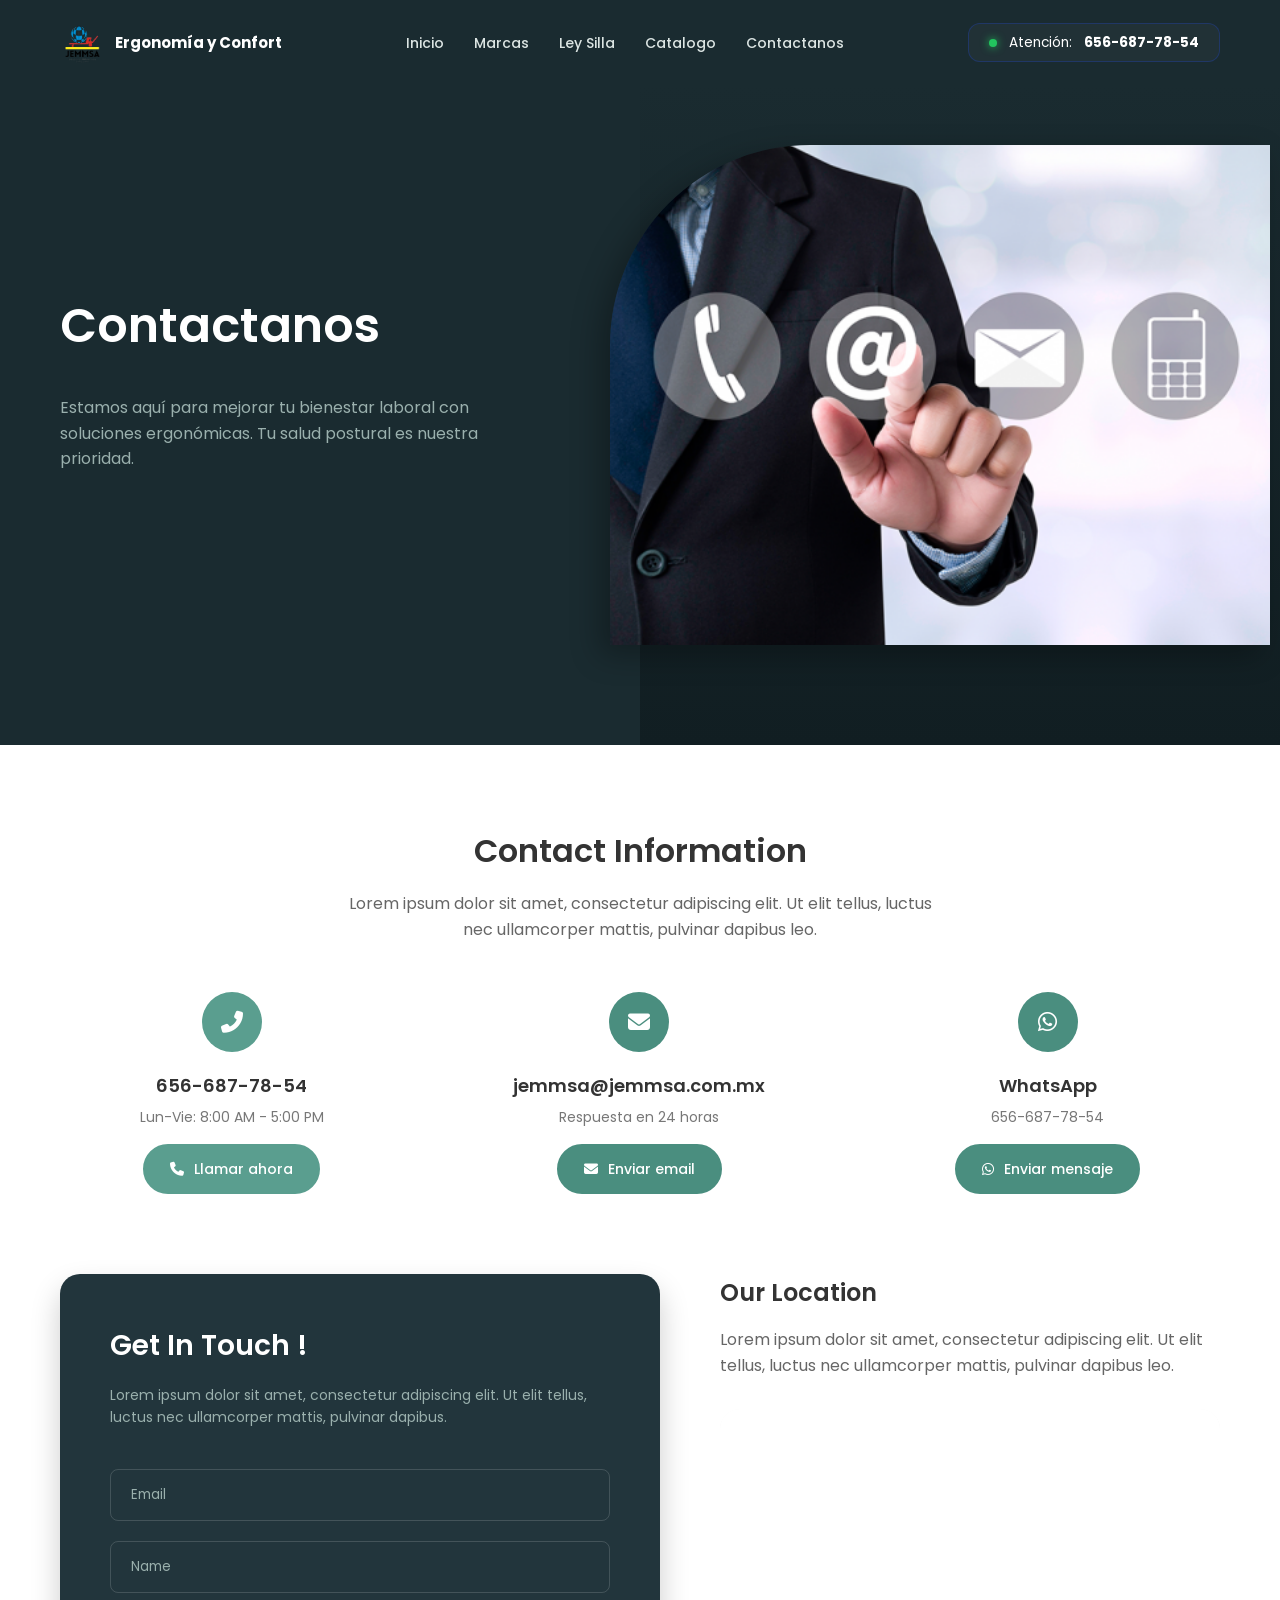
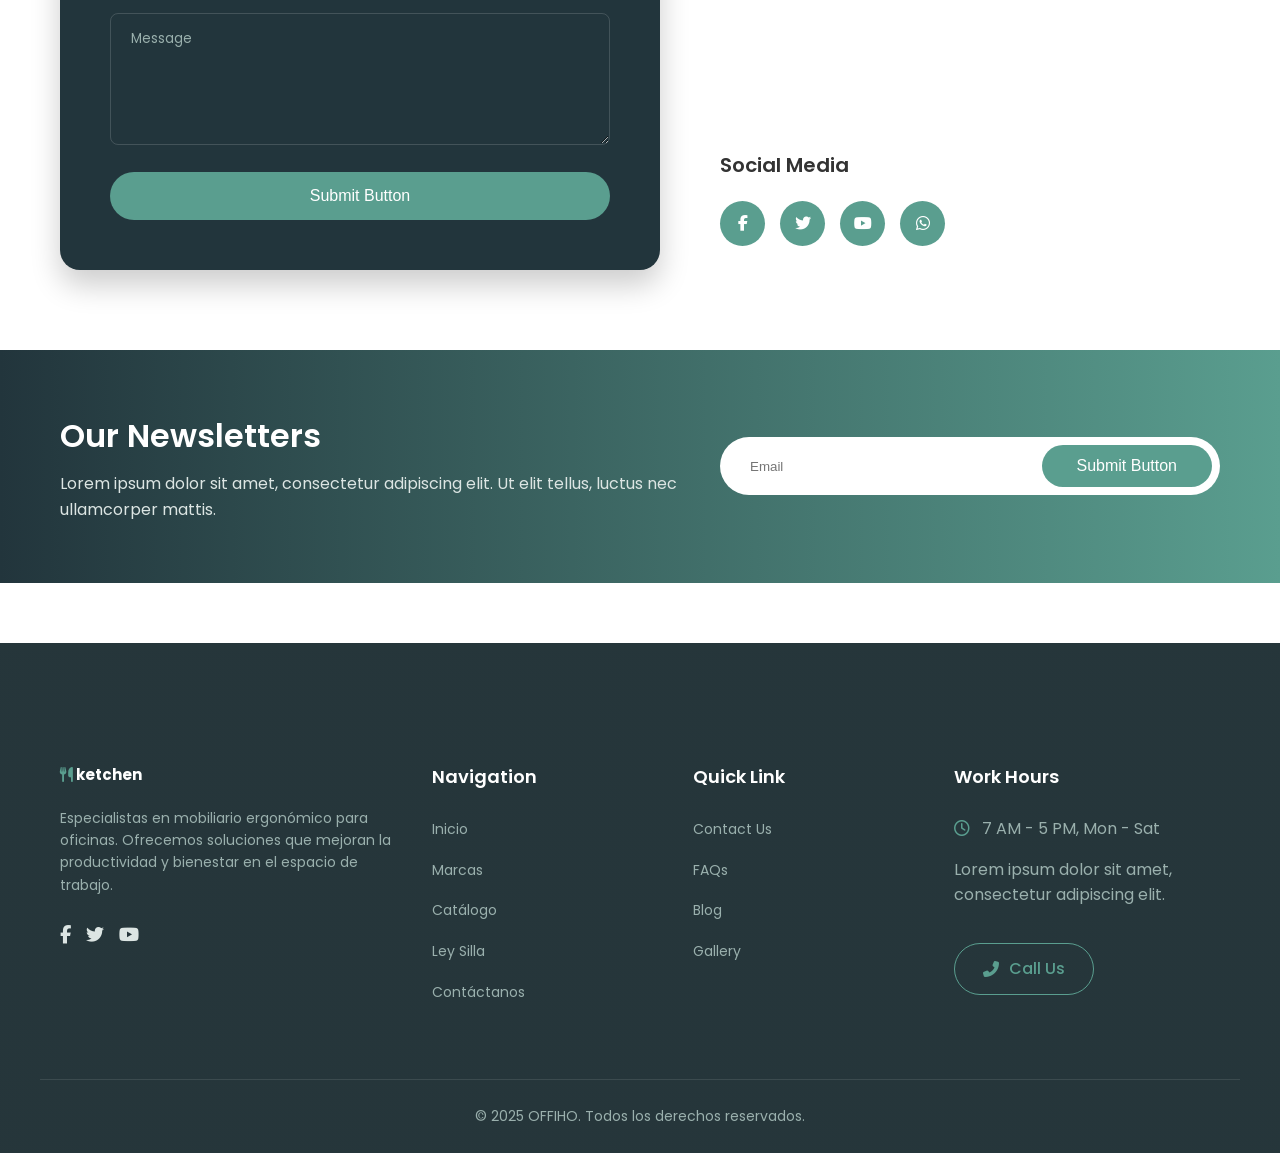
<file: contactanos.html>
<!DOCTYPE html>
<html lang="es">
<head>
    <meta charset="UTF-8">
    <meta name="viewport" content="width=device-width, initial-scale=1.0">
    <title>OFFIHO - Contacto</title>
    <link rel="stylesheet" href="https://cdnjs.cloudflare.com/ajax/libs/font-awesome/6.4.0/css/all.min.css">
    <link href="https://fonts.googleapis.com/css2?family=Poppins:wght@300;400;500;600;700&display=swap" rel="stylesheet">
    <link rel="stylesheet" href="css/styles.css">
    <link rel="stylesheet" href="css/contactanos.css">
</head>
<body>

    <header>
    <div class="container nav-container">
        <div class="logo">
            <!-- Reemplaza "logo.png" con la ruta de tu imagen -->
            <img src="Imagenes/Logo.png" alt="Ketchen Logo" class="logo-img">
            <span>Ergonomía y Confort</span>
        </div>
        <nav>
            <ul>
                <li><a href="index.html">Inicio</a></li>
                <li><a href="marcas.html">Marcas</a></li>
                <li><a href="ley-silla.html">Ley Silla</a></li>
                <li><a href="catalogo.html">Catalogo</a></li>
                <li><a href="contactanos.html">Contactanos</a></li>
            </ul>
        </nav>
       <a href="tel:6566877854" class="btn-phone-minimal">
            <div class="dot-live"></div>
            <span class="phone-label">Atención:</span>
            <span class="phone-number">656-687-78-54</span>
        </a>
    </div>
</header>

    <section class="hero">
        <div class="container hero-flex">
            <div class="hero-text">
                <h1>Contactanos</h1>
                <p><p>Estamos aquí para mejorar tu bienestar laboral con soluciones ergonómicas. Tu salud postural es nuestra prioridad.</p></p>
            </div>
            <div class="hero-image-container">
                <img src="Imagenes/conta_fondo.png" alt="Imagen de fondo de contacto">
            </div>
        </div>
    </section>

    <div class="main-content container">
        
                <section class="contact-info-bar">
    <h2>Contact Information</h2>
    <p class="section-subtitle">Lorem ipsum dolor sit amet, consectetur adipiscing elit. Ut elit tellus, luctus nec ullamcorper mattis, pulvinar dapibus leo.</p>
    
    <div class="info-grid">
        <!-- Teléfono -->
        <div class="info-item">
            <div class="icon-circle phone-icon">
                <i class="fas fa-phone-alt"></i>
            </div>
            <h3>656-687-78-54</h3>
            <p>Lun-Vie: 8:00 AM - 5:00 PM</p>
            <a href="tel:6566877854" class="contact-btn call-btn">
                <i class="fas fa-phone"></i> Llamar ahora
            </a>
        </div>
        
        <!-- Email -->
        <div class="info-item">
            <div class="icon-circle email-icon">
                <i class="fas fa-envelope"></i>
            </div>
            <h3>jemmsa@jemmsa.com.mx</h3>
            <p>Respuesta en 24 horas</p>
            <a href="mailto:jemmsa@jemmsa.com.mx" class="contact-btn email-btn">
                <i class="fas fa-envelope"></i> Enviar email
            </a>
        </div>
        
        <!-- WhatsApp -->
        <div class="info-item">
            <div class="icon-circle whatsapp-icon">
                <i class="fab fa-whatsapp"></i>
            </div>
            <h3>WhatsApp</h3>
            <p>656-687-78-54</p>
            <a href="https://wa.me/526566877854" target="_blank" class="contact-btn whatsapp-btn">
                <i class="fab fa-whatsapp"></i> Enviar mensaje
            </a>
        </div>
    </div>
</section>

        <section class="split-section">
            <div class="form-card">
                <h3>Get In Touch !</h3>
                <p>Lorem ipsum dolor sit amet, consectetur adipiscing elit. Ut elit tellus, luctus nec ullamcorper mattis, pulvinar dapibus.</p>
                
                <form>
                    <div class="form-group">
                        <input type="email" placeholder="Email">
                    </div>
                    <div class="form-group">
                        <input type="text" placeholder="Name">
                    </div>
                    <div class="form-group">
                        <textarea placeholder="Message" rows="5"></textarea>
                    </div>
                    <button type="submit" class="btn btn-submit">Submit Button</button>
                </form>
            </div>

            <div class="location-side">
    <h3>Our Location</h3>
    <p>Lorem ipsum dolor sit amet, consectetur adipiscing elit. Ut elit tellus, luctus nec ullamcorper mattis, pulvinar dapibus leo.</p>
    
    <div class="map-container">
        <div class="map-wrapper">
            <iframe 
                src="https://www.google.com/maps/embed?pb=!1m18!1m12!1m3!1d3396.324324505852!2d-106.41890222368134!3d31.660665574106588!2m3!1f0!2f0!3f0!3m2!1i1024!2i768!4f13.1!3m3!1m2!1s0x86e75da1aeb7f6b9%3A0xe1c1f1a3c77c31bf!2sC.%20J%C3%BApiter%201550%2C%20Sat%C3%A9lite%2C%2032540%20Ju%C3%A1rez%2C%20Chih.%2C%20M%C3%A9xico!5e0!3m2!1ses!2sus!4v1745178314524!5m2!1ses!2sus" 
                width="100%" 
                height="300" 
                style="border:0;" 
                allowfullscreen="" 
                loading="lazy" 
                referrerpolicy="no-referrer-when-downgrade">
            </iframe>
            <div class="map-info">
                <div class="location-details">
                    <h4>JEMMSA</h4>
                    <p>C. Júpiter 1550, Satélite, 32540 Juárez, Chih.</p>
                    <div class="rating">
                        <span class="stars">★★★★</span>
                        <span class="rating-text">4.4 ★ 9 opiniones</span>
                    </div>
                </div>
            </div>
        </div>
    </div>

    <div class="social-media">
        <h3>Social Media</h3>
        <div class="social-icons">
            <a href="#"><i class="fab fa-facebook-f"></i></a>
            <a href="#"><i class="fab fa-twitter"></i></a>
            <a href="#"><i class="fab fa-youtube"></i></a>
            <a href="#"><i class="fab fa-whatsapp"></i></a>
        </div>
    </div>
</div>
        </section>

    </div>

    <section class="newsletter-banner">
        <div class="container newsletter-flex">
            <div class="newsletter-text">
                <h2>Our Newsletters</h2>
                <p>Lorem ipsum dolor sit amet, consectetur adipiscing elit. Ut elit tellus, luctus nec ullamcorper mattis.</p>
            </div>
            <div class="newsletter-form">
                <input type="email" placeholder="Email">
                <button class="btn btn-submit">Submit Button</button>
            </div>
        </div>
    </section>

    <footer>
        <div class="footer-overlay">
            <div class="container footer-grid">
                <div class="footer-col">
                    <div class="logo footer-logo">
                        <span><i class="fas fa-utensils"></i> ketchen</span>
                    </div>
                    <p>Especialistas en mobiliario ergonómico para oficinas. 
                        Ofrecemos soluciones que mejoran la productividad y bienestar 
                        en el espacio de trabajo.</p>
                    <div class="footer-social">
                        <a href="#"><i class="fab fa-facebook-f"></i></a>
                        <a href="#"><i class="fab fa-twitter"></i></a>
                        <a href="#"><i class="fab fa-youtube"></i></a>
                    </div>
                </div>
                <div class="footer-col">
                    <h4>Navigation</h4>
                    <ul>
                        <li><a href="#">Inicio</a></li>
                        <li><a href="#">Marcas</a></li>
                        <li><a href="#">Catálogo</a></li>
                        <li><a href="#">Ley Silla</a></li>
                        <li><a href="#">Contáctanos</a></li>
                    </ul>
                </div>
                <div class="footer-col">
                    <h4>Quick Link</h4>
                    <ul>
                        <li><a href="#">Contact Us</a></li>
                        <li><a href="#">FAQs</a></li>
                        <li><a href="#">Blog</a></li>
                        <li><a href="#">Gallery</a></li>
                    </ul>
                </div>
                <div class="footer-col">
                    <h4>Work Hours</h4>
                    <ul>
                        <li><i class="far fa-clock"></i> 7 AM - 5 PM, Mon - Sat</li>
                        <li>Lorem ipsum dolor sit amet, consectetur adipiscing elit.</li>
                    </ul>
                    <a href="#" class="btn btn-call"><i class="fas fa-phone-alt"></i> Call Us</a>
                </div>
            </div>
            <div class="copyright">
                <p>© 2025 OFFIHO. Todos los derechos reservados.</p>
            </div>
        </div>
    </footer>

</body>
</html>
</file>
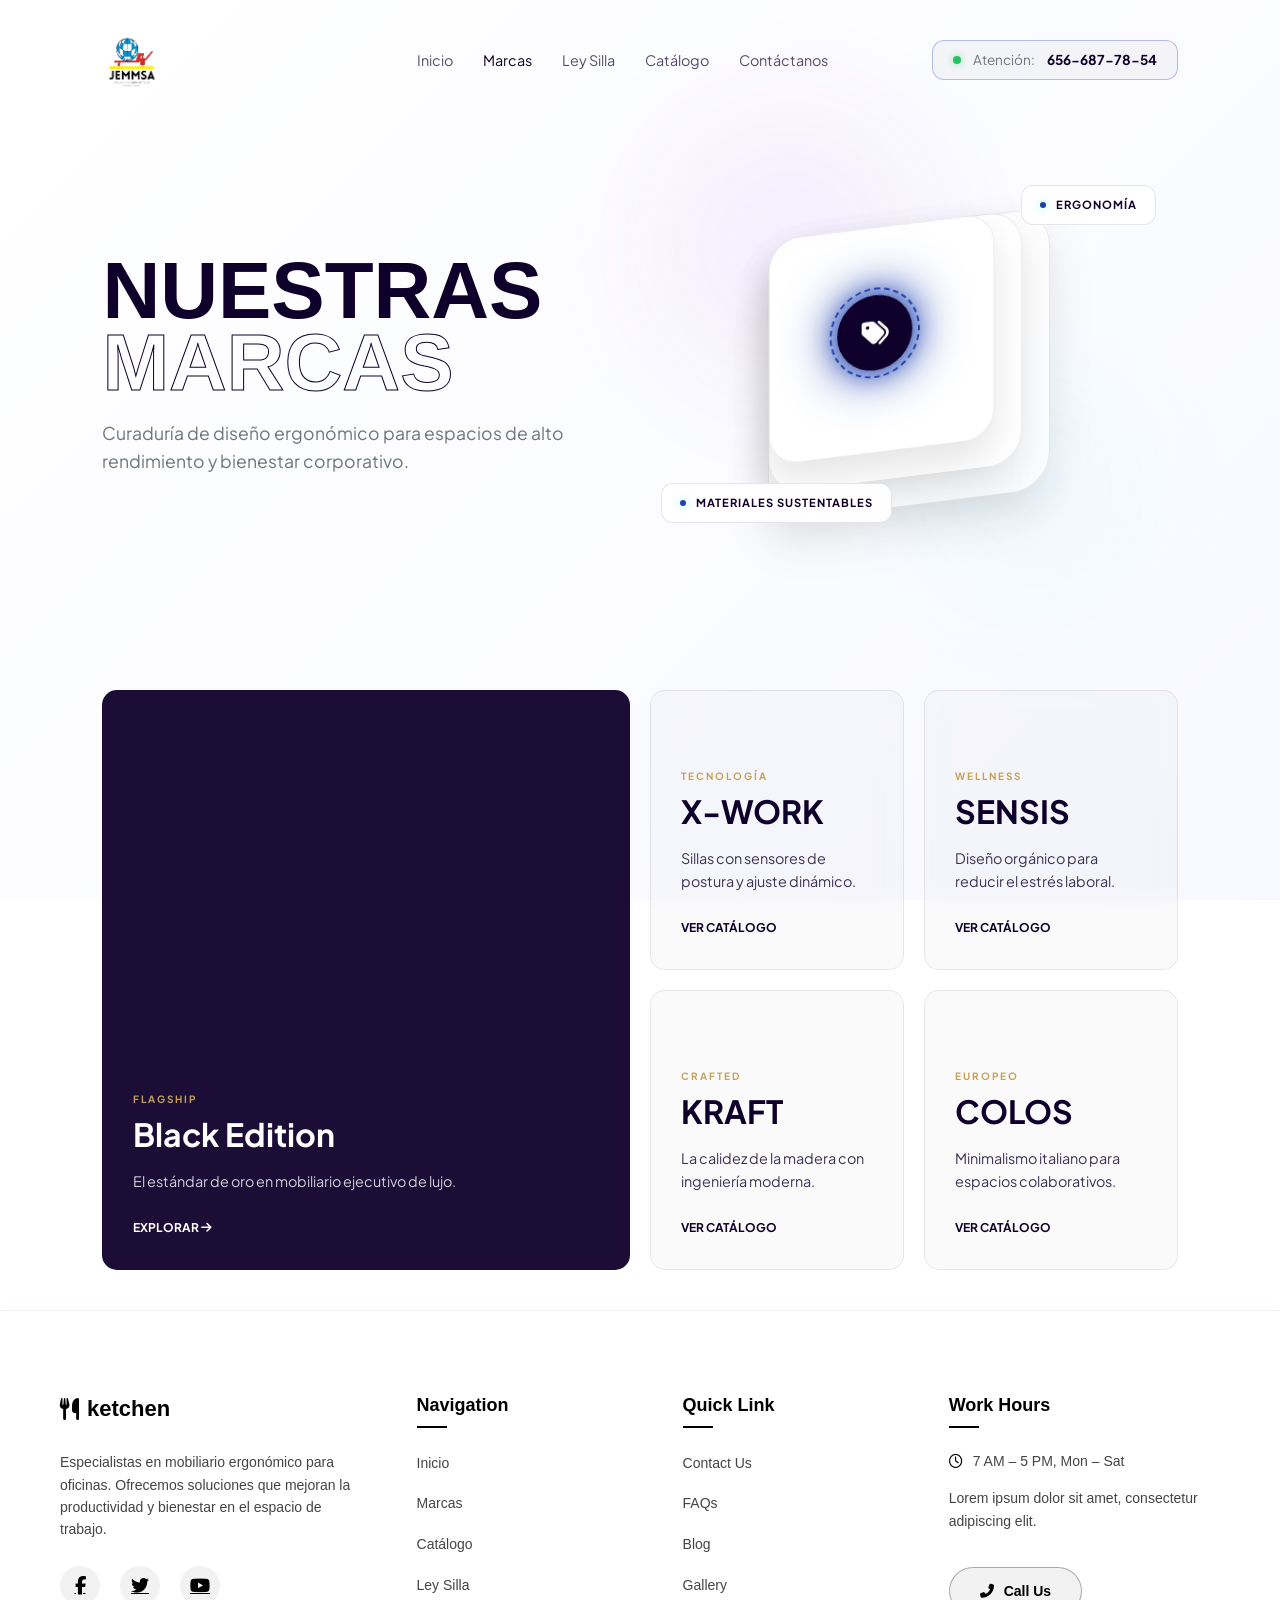
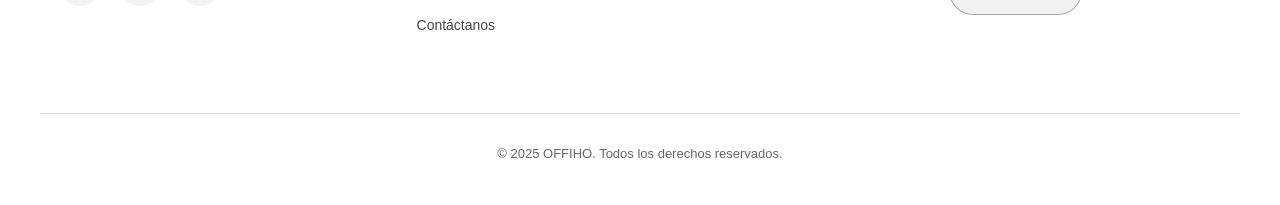
<file: marcas.html>
<!DOCTYPE html>
<html lang="es">
<head>
    <meta charset="UTF-8">
    <meta name="viewport" content="width=device-width, initial-scale=1.0">
    <title>Ergonomía y Confort | Marcas</title>
    <link rel="stylesheet" href="css/styles.css">
    <link rel="stylesheet" href="css/marcas.css">

    <link rel="stylesheet" href="css/footer.css">
    <link href="https://fonts.googleapis.com/css2?family=Plus+Jakarta+Sans:wght@300;400;600;800&display=swap" rel="stylesheet">
    <link rel="stylesheet" href="https://cdnjs.cloudflare.com/ajax/libs/font-awesome/6.4.0/css/all.min.css">
</head>
<body class="marcas">

    <!-- NAVBAR IDÉNTICO AL DE INDEX.HTML -->
    <nav class="navbar">
        <div class="logo">
            <a href="index.html">
                <img src="Imagenes/Logo.png" alt="Ergonomía y Confort - Logo" class="logo-img">
            </a>
        </div>
        <ul class="nav-links">
            <li><a href="index.html">Inicio</a></li>
            <li><a href="marcas.html" class="active">Marcas</a></li>
            <li><a href="ley-silla.html">Ley Silla</a></li>
            <li><a href="catalogo.html">Catálogo</a></li>
            <li><a href="contactanos.html">Contáctanos</a></li>
        </ul>
        <a href="tel:6566877854" class="btn-phone-minimal">
            <div class="dot-live"></div>
            <span class="phone-label">Atención:</span>
            <span class="phone-number">656-687-78-54</span>
        </a>
    </nav>

    <!-- CONTENIDO ESPECÍFICO DE LA PÁGINA MARCAS -->
    <main class="main-wrapper">
        <section class="hero-split">
            <div class="hero-text">
                <h1 class="reveal-text">Nuestras <span>Marcas</span></h1>
                <p class="hero-description">Curaduría de diseño ergonómico para espacios de alto rendimiento y bienestar corporativo.</p>
            </div>
            <div class="hero-visual">
                <div class="abstract-container">
                    <div class="glow-orb orb-1"></div>
                    <div class="glow-orb orb-2"></div>
                    
                    <div class="glass-sculpture">
                        <div class="glass-layer layer-1"></div>
                        <div class="glass-layer layer-2"></div>
                        <div class="glass-layer layer-3"></div>
                        
                        <div class="core-innovation">
                            <div class="core-ring"></div>
                            <i class="fas fa-tags"></i>
                        </div>
                    </div>

                    <div class="data-tag tag-top">
                        <span class="dot"></span>
                        <p>ERGONOMÍA</p>
                    </div>
                    <div class="data-tag tag-bottom">
                        <span class="dot"></span>
                        <p>MATERIALES SUSTENTABLES</p>
                    </div>
                </div>
            </div>
        </section>

        <section class="brands-showcase">
            <div class="creative-grid">
                
                <div class="brand-item wide" data-brand="black">
                    <div class="item-content">
                        <span class="tag">Flagship</span>
                        <h2>Black Edition</h2>
                        <p>El estándar de oro en mobiliario ejecutivo de lujo.</p>
                        <a href="#" class="btn-minimal">Explorar <i class="fas fa-arrow-right"></i></a>
                    </div>
                </div>

                <div class="brand-item" data-brand="xwork">
                    <div class="item-content">
                        <span class="tag new">Tecnología</span>
                        <h3>X-WORK</h3>
                        <p>Sillas con sensores de postura y ajuste dinámico.</p>
                        <a href="#" class="brand-link">Ver catálogo</a>
                    </div>
                </div>

                <div class="brand-item" data-brand="sensis">
                    <div class="item-content">
                        <span class="tag">Wellness</span>
                        <h3>SENSIS</h3>
                        <p>Diseño orgánico para reducir el estrés laboral.</p>
                        <a href="#" class="brand-link">Ver catálogo</a>
                    </div>
                </div>

                <div class="brand-item" data-brand="kraft">
                    <div class="item-content">
                        <span class="tag">Crafted</span>
                        <h3>KRAFT</h3>
                        <p>La calidez de la madera con ingeniería moderna.</p>
                        <a href="#" class="brand-link">Ver catálogo</a>
                    </div>
                </div>

                <div class="brand-item" data-brand="colos">
                    <div class="item-content">
                        <span class="tag">Europeo</span>
                        <h3>COLOS</h3>
                        <p>Minimalismo italiano para espacios colaborativos.</p>
                        <a href="#" class="brand-link">Ver catálogo</a>
                    </div>
                </div>

            </div>
        </section>
    </main> 
    
    <!-- Footer cargado dinámicamente -->
    <div id="footer-container"></div>

    <script src="js/components.js"></script>
    <script src="js/main.js"></script>
</body>
</html>
</file>
<file: css/styles.css>
/* ===== VARIABLES CSS ===== */
:root {
    /* Colores principales */
    --primary-color: #2c3e50;
    --secondary-color: #e74c3c;
    --accent-color: #3498db;
    
    /* Tema claro por defecto */
    --bg-color: #ffffff;
    --bg-light: #f8f9fa;
    --bg-dark: #1a1a1a;
    --text-color: #333333;
    --text-light: #666666;
    --border-color: #e0e0e0;
    
    /* Sombras y bordes */
    --shadow: 0 2px 10px rgba(0, 0, 0, 0.1);
    --radius: 8px;
    --transition: all 0.3s ease;
}

/* Modo oscuro */
body.dark-mode {
    --bg-color: #1a252f;
    --bg-light: #2c3e50;
    --bg-dark: #0d1117;
    --text-color: #ecf0f1;
    --text-light: #bdc3c7;
    --border-color: #34495e;
    
    /* Mantener colores principales */
    --primary-color: #3498db;
    --secondary-color: #e74c3c;
    --accent-color: #1abc9c;
}

/* ===== ESTILOS BASE ===== */
* {
    margin: 0;
    padding: 0;
    box-sizing: border-box;
}

body {
    font-family: 'Segoe UI', Tahoma, Geneva, Verdana, sans-serif;
    line-height: 1.6;
    color: var(--text-color);
    background-color: var(--bg-color);
    transition: var(--transition);
    display: flex;
    flex-direction: column;
    min-height: 100vh;
}

.container {
    max-width: 100%;
    margin: 0 auto;
    padding: 0 20px;
}

/* ===== CLASES DE TRANSICIÓN PARA TEMA ===== */
.theme-transition,
.theme-transition *,
.theme-transition *:before,
.theme-transition *:after {
    transition: background-color 0.3s ease, 
                border-color 0.3s ease, 
                color 0.3s ease,
                box-shadow 0.3s ease;
}

/* ===== ESTILOS ADICIONALES PARA JS ===== */

/* Notificaciones */
.notification {
    position: fixed;
    top: 20px;
    right: 20px;
    background: white;
    border-radius: var(--radius);
    box-shadow: 0 5px 20px rgba(0, 0, 0, 0.15);
    padding: 15px 20px;
    min-width: 300px;
    max-width: 400px;
    transform: translateX(400px);
    transition: transform 0.3s ease;
    z-index: 9999;
    display: flex;
    align-items: center;
    justify-content: space-between;
    border-left: 4px solid var(--primary-color);
}

.notification.show {
    transform: translateX(0);
}

.notification-success {
    border-left-color: #28a745;
}

.notification-error {
    border-left-color: #dc3545;
}

.notification-content {
    display: flex;
    align-items: center;
    gap: 10px;
    flex: 1;
}

.notification-content i {
    font-size: 20px;
}

.notification-success .notification-content i {
    color: #28a745;
}

.notification-error .notification-content i {
    color: #dc3545;
}

.notification-close {
    background: none;
    border: none;
    color: var(--text-light);
    cursor: pointer;
    padding: 5px;
    font-size: 14px;
    transition: color 0.3s ease;
}

.notification-close:hover {
    color: var(--text-color);
}

/* Overlay de búsqueda */
.search-overlay {
    position: fixed;
    top: 0;
    left: 0;
    right: 0;
    bottom: 0;
    background-color: rgba(0, 0, 0, 0.8);
    z-index: 9998;
    display: flex;
    align-items: flex-start;
    justify-content: center;
    opacity: 0;
    visibility: hidden;
    transition: all 0.3s ease;
    padding-top: 100px;
}

.search-overlay.active {
    opacity: 1;
    visibility: visible;
}

.search-container {
    background: white;
    border-radius: var(--radius);
    width: 90%;
    max-width: 600px;
    padding: 30px;
    position: relative;
    transform: translateY(-20px);
    transition: transform 0.3s ease;
}

.search-overlay.active .search-container {
    transform: translateY(0);
}

.search-close {
    position: absolute;
    top: 15px;
    right: 15px;
    background: none;
    border: none;
    font-size: 24px;
    color: var(--text-light);
    cursor: pointer;
    padding: 5px;
    transition: color 0.3s ease;
}

.search-close:hover {
    color: var(--text-color);
}

.search-content h3 {
    margin-bottom: 20px;
    color: var(--primary-color);
    text-align: center;
}

.search-input-group {
    display: flex;
    margin-bottom: 20px;
}

.search-input {
    flex: 1;
    padding: 15px;
    border: 2px solid var(--border-color);
    border-radius: var(--radius) 0 0 var(--radius);
    font-size: 16px;
    transition: border-color 0.3s ease;
}

.search-input:focus {
    outline: none;
    border-color: var(--primary-color);
}

.search-submit {
    background-color: var(--primary-color);
    color: white;
    border: none;
    padding: 0 30px;
    border-radius: 0 var(--radius) var(--radius) 0;
    cursor: pointer;
    font-size: 18px;
    transition: background-color 0.3s ease;
}

.search-submit:hover {
    background-color: var(--secondary-color);
}

.search-suggestions {
    margin-top: 20px;
}

.suggestions-title {
    color: var(--text-light);
    margin-bottom: 10px;
    font-size: 14px;
}

.suggestions-tags {
    display: flex;
    flex-wrap: wrap;
    gap: 10px;
}

.suggestions-tags .tag {
    background-color: var(--bg-light);
    color: var(--text-color);
    padding: 8px 15px;
    border-radius: 20px;
    font-size: 14px;
    cursor: pointer;
    transition: all 0.3s ease;
}

.suggestions-tags .tag:hover {
    background-color: var(--primary-color);
    color: white;
}

/* Formularios */
.form-group {
    margin-bottom: 20px;
}

.form-group label {
    display: block;
    margin-bottom: 8px;
    font-weight: 500;
    color: var(--text-color);
}

.form-control {
    width: 100%;
    padding: 12px 15px;
    border: 2px solid var(--border-color);
    border-radius: var(--radius);
    font-size: 16px;
    transition: all 0.3s ease;
    background-color: white;
}

.form-control:focus {
    outline: none;
    border-color: var(--primary-color);
    box-shadow: 0 0 0 3px rgba(44, 62, 80, 0.1);
}

textarea.form-control {
    min-height: 120px;
    resize: vertical;
}

/* Estados de validación */
.is-invalid .form-control {
    border-color: #dc3545;
}

.is-invalid .form-control:focus {
    border-color: #dc3545;
    box-shadow: 0 0 0 3px rgba(220, 53, 69, 0.1);
}

.is-valid .form-control {
    border-color: #28a745;
}

.invalid-feedback {
    color: #dc3545;
    font-size: 14px;
    margin-top: 5px;
}

/* Botones */
.btn {
    display: inline-block;
    padding: 12px 30px;
    background-color: var(--primary-color);
    color: white;
    border: none;
    border-radius: var(--radius);
    font-size: 16px;
    font-weight: 500;
    cursor: pointer;
    text-decoration: none;
    transition: all 0.3s ease;
    text-align: center;
}

.btn:hover {
    background-color: var(--secondary-color);
    transform: translateY(-2px);
    box-shadow: 0 5px 15px rgba(0, 0, 0, 0.1);
}

.btn-primary {
    background-color: var(--primary-color);
}

.btn-secondary {
    background-color: var(--secondary-color);
}

.btn-outline {
    background-color: transparent;
    border: 2px solid var(--primary-color);
    color: var(--primary-color);
}

.btn-outline:hover {
    background-color: var(--primary-color);
    color: white;
}

/* Preloader */
#preloader {
    position: fixed;
    top: 0;
    left: 0;
    right: 0;
    bottom: 0;
    background-color: white;
    z-index: 9999;
    display: flex;
    align-items: center;
    justify-content: center;
    transition: opacity 0.3s ease;
}

#preloader.loaded {
    opacity: 0;
}

.loader {
    width: 50px;
    height: 50px;
    border: 3px solid var(--bg-light);
    border-top-color: var(--primary-color);
    border-radius: 50%;
    animation: spin 1s linear infinite;
}

@keyframes spin {
    to {
        transform: rotate(360deg);
    }
}

/* ===== TEMAS ===== */
.theme-transition {
    transition: var(--transition);
}

/* ===== MEDIA QUERIES GLOBALES ===== */
@media (max-width: 768px) {
    .container {
        padding: 0 15px;
    }
    
    .notification {
        min-width: auto;
        width: calc(100% - 40px);
        right: 20px;
        left: 20px;
    }
    
    .search-overlay {
        padding-top: 50px;
    }
    
    .search-container {
        width: 95%;
        padding: 20px;
    }
    
    .suggestions-tags {
        justify-content: center;
    }
}

@media (max-width: 480px) {
    .container {
        padding: 0 10px;
    }
}

/* Para ocultar/mostrar idiomas */
.es-lang {
    display: inline;
}

.en-lang {
    display: none;
}

body.lang-en .es-lang {
    display: none;
}

body.lang-en .en-lang {
    display: inline;
}

/* Para elementos de bloque como párrafos */
.hero-subtitle .es-lang,
.hero-subtitle .en-lang,
.card-text .es-lang,
.card-text .en-lang {
    display: block;
}


/* Para elementos de bloque */
p .es-lang, p .en-lang,
.hero-subtitle .es-lang, .hero-subtitle .en-lang,
.card-text .es-lang, .card-text .en-lang {
    display: block;
}

/* Sistema ANTIGUO (para compatibilidad) - OCULTAR */
[data-translate] {
    display: none !important;
}

/* Mostrar solo el sistema nuevo */
body:not(.lang-en) [data-translate="es"] {
    display: inline !important;
}

body.lang-en [data-translate="en"] {
    display: inline !important;
}

/* Sidebar */
.sidebar {
    position: fixed;
    top: 0;
    left: -300px;
    width: 300px;
    height: 100%;
    background: var(--bg-primary);
    box-shadow: 2px 0 10px rgba(0,0,0,0.1);
    z-index: 1000;
    transition: left 0.3s ease;
    overflow-y: auto;
}

.sidebar.active {
    left: 0;
}

.sidebar-overlay {
    position: fixed;
    top: 0;
    left: 0;
    width: 100%;
    height: 100%;
    background: rgba(0,0,0,0.5);
    z-index: 999;
    opacity: 0;
    visibility: hidden;
    transition: opacity 0.3s ease;
}

.sidebar-overlay.active {
    opacity: 1;
    visibility: visible;
}

/* Botón sidebar en móvil */
@media (max-width: 768px) {
    .sidebar-toggle {
        display: flex !important;
    }
    
    .nav-main-container {
        display: none;
    }
}

/* Botón sidebar en escritorio */
@media (min-width: 769px) {
    .sidebar-toggle {
        display: none !important;
    }
    
    .sidebar {
        display: none;
    }
    
    .sidebar-overlay {
        display: none;
    }
}

/* ===== ESTILOS GENERALES AÑADIDOS ===== */

/* Botones mejorados */
.btn {
    display: inline-block;
    padding: 12px 28px;
    border-radius: 8px;
    font-weight: 600;
    text-decoration: none;
    transition: all 0.3s cubic-bezier(0.4, 0, 0.2, 1);
    border: none;
    cursor: pointer;
    font-size: 1rem;
    text-align: center;
}

.btn-primary {
    background: var(--primary-color);
    color: white;
}

.btn-primary:hover {
    background: var(--secondary-color);
    transform: translateY(-3px);
    box-shadow: 0 10px 25px rgba(41, 128, 185, 0.3);
}

.btn-secondary {
    background: transparent;
    color: var(--primary-color);
    border: 2px solid var(--primary-color);
}

.btn-secondary:hover {
    background: var(--primary-color);
    color: white;
    transform: translateY(-3px);
}

/* Notificaciones */
.notification {
    position: fixed;
    top: 20px;
    right: 20px;
    background: white;
    padding: 15px 20px;
    border-radius: 10px;
    box-shadow: 0 10px 30px rgba(0, 0, 0, 0.15);
    z-index: 9999;
    transform: translateX(150%);
    transition: transform 0.4s cubic-bezier(0.4, 0, 0.2, 1);
    max-width: 400px;
    display: flex;
    align-items: center;
    justify-content: space-between;
    gap: 15px;
}

.notification.show {
    transform: translateX(0);
}

.notification-success {
    border-left: 4px solid #27ae60;
}

.notification-error {
    border-left: 4px solid #e74c3c;
}

.notification-info {
    border-left: 4px solid var(--primary-color);
}

.notification-content {
    display: flex;
    align-items: center;
    gap: 10px;
    flex: 1;
}

.notification-content i {
    font-size: 1.2rem;
}

.notification-success .notification-content i {
    color: #27ae60;
}

.notification-error .notification-content i {
    color: #e74c3c;
}

.notification-info .notification-content i {
    color: var(--primary-color);
}

.notification-close {
    background: none;
    border: none;
    color: var(--gray-color);
    cursor: pointer;
    font-size: 0.9rem;
    padding: 5px;
    transition: color 0.3s ease;
}

.notification-close:hover {
    color: var(--dark-color);
}

/* Animaciones para elementos que entran en vista */
@keyframes fadeInUp {
    from {
        opacity: 0;
        transform: translateY(30px);
    }
    to {
        opacity: 1;
        transform: translateY(0);
    }
}

.animate-in {
    animation: fadeInUp 0.6s ease forwards;
}

/* Utilidades */


/* Responsive adicional */
@media (max-width: 768px) {
    .notification {
        left: 20px;
        right: 20px;
        max-width: none;
        transform: translateY(-150%);
    }
    
    .notification.show {
        transform: translateY(0);
    }
}
</file>
<file: css/contactanos.css>
/* --- VARIABLES Y RESET --- */
:root {
    --primary-dark: #1A2B30;    /* Color oscuro principal del fondo */
    --secondary-dark: #22353C;  /* Color de la tarjeta del formulario */
    --primary-teal: #5A9E8F;    /* Color verde azulado de acento */
    --text-light: #DCE5E3;      /* Texto claro */
    --text-muted: #9AB0AD;      /* Texto secundario claro */
    --text-dark: #333333;       /* Texto oscuro para fondos claros */
    --border-radius-lg: 20px;
    --border-radius-sm: 8px;
}


* {
    margin: 0;
    padding: 0;
    box-sizing: border-box;
}

.container {
    max-width: 85%;
    margin: 0 auto;
    padding: 0 20px;
}

.contact-hero::before {
    content: '';
    position: absolute;
    top: 0;
    left: 0;
    width: 100%;
    height: 100%;
    background: radial-gradient(circle at 20% 50%, rgba(255, 255, 255, 0.1) 0%, transparent 50%);
    pointer-events: none;

}

body {
    font-family: 'Poppins', sans-serif;
    background-color: #fff;
    color: var(--text-dark);
    overflow-x: hidden;
}

/* Utilidades */
.container {
    max-width: 1200px;
    margin: 0 auto;
    padding: 0 20px;
}

a { text-decoration: none; }
ul { list-style: none; }

h1, h2, h3, h4 { font-weight: 600; }
p { line-height: 1.6; }


/* Botones Globales */
.btn {
    display: inline-block;
    padding: 12px 28px;
    border-radius: 50px; /* Bordes completamente redondeados */
    font-weight: 500;
}
/* Información de Contacto */
.contact-info-section {
    padding: 80px 0;
    background: var(--bg-light);
  
}

.contact-grid {
    display: grid;
    grid-template-columns: 1fr 1fr;
    gap: 50px;
    align-items: start;
}

.contact-info-cards {
    display: grid;
    grid-template-columns: repeat(auto-fit, minmax(300px, 1fr));
    gap: 25px;
}

.contact-info-card {
    background: white;
    border-radius: 15px;
    padding: 30px;
    box-shadow: 0 10px 30px rgba(0, 0, 0, 0.08);

    transition: all 0.3s ease;
    cursor: pointer;
    border: none;
}

.btn-nav {
    background-color: var(--primary-teal);
    color: #fff;
}

.btn-submit {
    background-color: var(--primary-teal);
    color: #fff;
    width: 100%; /* Botón de formulario ancho completo */
    padding: 15px;
    font-size: 16px;
}

/* --- HEADER & NAVBAR --- */
header {
    background-color: var(--primary-dark);
    padding: 20px 0;
    position: relative;
    z-index: 10;
}

.nav-container {
    display: flex;
    justify-content: space-between;
    align-items: center;
}

.logo {
    color: #fff;
    font-size: 24px;
    font-weight: 700;
    display: flex;
    align-items: center;
    gap: 10px;
}
.logo i { color: var(--primary-teal); }

nav ul {
    display: flex;
    gap: 30px;
}

nav ul li a {
    color: var(--text-light);
    font-weight: 500;
    font-size: 14px;
    transition: color 0.3s;
}

nav ul li a:hover { color: var(--primary-teal); }
nav ul li a i { font-size: 12px; margin-left: 5px; }

/* --- HERO SECTION --- */
.hero {
    background: linear-gradient(to right, var(--primary-dark) 50%, transparent 50%),
                linear-gradient(to bottom, var(--primary-dark), #111e22);
    background-color: var(--primary-dark); /* Fallback */
    padding-top: 60px;
    padding-bottom: 100px;
    color: #fff;
    overflow: hidden; /* Necesario para el efecto de la imagen */
}

.hero-flex {
    display: flex;
    align-items: center;
    justify-content: space-between;
    position: relative;
}

.hero-text {
    flex: 1;
    max-width: 500px;
    padding-right: 30px;
}

.hero-text h1 {
    font-size: 48px;
    margin-bottom: 20px;
}

.hero-text p {
    color: var(--text-muted);
    margin-bottom: 30px;
}

/* El contenedor de la imagen con el borde especial */
.hero-image-container {
    flex: 1;
    height: 500px;
    /* Aquí está la magia del borde redondeado superior izquierdo */
    border-top-left-radius: 200px; 
    overflow: hidden;
    position: relative;
    /* Un ligero desplazamiento hacia la derecha como en el diseño */
    transform: translateX(50px); 
    box-shadow: -10px 10px 30px rgba(0,0,0,0.3);
}

.hero-image-container img {
    width: 100%;
    height: 100%;
    object-fit: cover;
}

/* --- MAIN CONTENT SECTION --- */
.main-content {
    padding: 80px 20px;
}

/* Contact Info Icons */
.contact-info-bar {
    text-align: center;
    margin-bottom: 80px;
}

.contact-info-bar h2 { font-size: 32px; margin-bottom: 15px; }
.section-subtitle { max-width: 600px; margin: 0 auto 50px; color: #666; }

.info-grid {
    display: flex;
    justify-content: space-around;
    flex-wrap: wrap;
    gap: 30px;
}

.info-item {
    display: flex;
    flex-direction: column;
    align-items: center;
    text-align: center;
}

.icon-circle {
    width: 60px;
    height: 60px;
    background-color: var(--primary-teal);
    color: #fff;
    border-radius: 50%;
    display: flex;
    align-items: center;
    justify-content: center;
    font-size: 22px;
    margin-bottom: 20px;
}

.info-item h3 { font-size: 18px; margin-bottom: 5px; }
.info-item p { color: #777; font-size: 14px; }

/* --- SPLIT SECTION (Form & Map) --- */
.split-section {
    display: flex;
    gap: 60px;
    align-items: flex-start;
}

/* Left: Form Card */
.form-card {
    flex: 1;
    background-color: var(--secondary-dark);
    color: #fff;
    padding: 50px;
    border-radius: var(--border-radius-lg);
    box-shadow: 0 15px 30px rgba(0,0,0,0.2);
}

.form-card h3 { font-size: 28px; margin-bottom: 15px; }
.form-card p { color: var(--text-muted); margin-bottom: 40px; font-size: 14px; }

.form-group { margin-bottom: 20px; }

.form-card input,
.form-card textarea {
    width: 100%;
    padding: 15px 20px;
    background-color: transparent;
    border: 1px solid rgba(255, 255, 255, 0.15);
    border-radius: var(--border-radius-sm);
    color: #fff;
    font-family: inherit;
    outline: none;
}
.form-card textarea { resize: vertical; }
.form-card input::placeholder,
.form-card textarea::placeholder { color: var(--text-muted); }
.form-card input:focus,
.form-card textarea:focus { border-color: var(--primary-teal); }


/* Right: Location Side */
.location-side {
    flex: 1;
}

.location-side h3 { font-size: 24px; margin-bottom: 15px; }
.location-side p { color: #666; margin-bottom: 30px; }

.map-container {
    width: 100%;
    height: 300px;
    border-radius: var(--border-radius-lg);
    overflow: hidden;
    margin-bottom: 40px;
}

.map-container img {
    width: 100%;
    height: 100%;
    object-fit: cover;
}

.social-media h3 { font-size: 20px; margin-bottom: 20px; }
.social-icons { display: flex; gap: 15px; }
.social-icons a {
    width: 45px;
    height: 45px;
    background-color: var(--primary-teal);
    color: #fff;
    border-radius: 50%;
    display: flex;
    align-items: center;
    justify-content: center;
    transition: transform 0.3s;
}
.social-icons a:hover { transform: translateY(-3px); }


/* --- NEWSLETTER SECTION --- */
.newsletter-banner {
    background: linear-gradient(90deg, var(--secondary-dark) 0%, var(--primary-teal) 100%);
    padding: 60px 0;
    color: #fff;
    margin-bottom: 60px; /* Cambiado de -50px a 80px para crear espacio */
    position: relative;
    z-index: 5;
}

.newsletter-flex {
    display: flex;
    align-items: center;
    justify-content: space-between;
}

.newsletter-text { flex: 1; padding-right: 40px; }
.newsletter-text h2 { font-size: 32px; margin-bottom: 10px; }
.newsletter-text p { color: var(--text-light); }

.newsletter-form {
    flex: 1;
    display: flex;
    background: #fff;
    padding: 5px;
    border-radius: 50px;
    max-width: 500px;
}

.newsletter-form input {
    flex: 1;
    border: none;
    padding: 15px 25px;
    border-radius: 50px;
    outline: none;
}

.newsletter-form .btn-submit {
    width: auto; /* Resetear ancho completo */
    padding: 12px 35px;
    margin: 3px;
}

/* --- FOOTER --- */
footer {
    /* Fondo oscuro con una imagen superpuesta (simulado con gradiente aquí) */
    background: linear-gradient(rgba(26, 43, 48, 0.95), rgba(26, 43, 48, 0.95)),
                url('https://via.placeholder.com/1200x600'); /* Reemplazar imagen */
    background-size: cover;
    background-position: center;
    color: var(--text-muted);
    padding-top: 100px; /* Espacio extra por el banner superpuesto */
}

.footer-overlay {
    padding: 20px 0 0;
}

.footer-grid {
    display: grid;
    grid-template-columns: 1.5fr 1fr 1fr 1.2fr;
    gap: 40px;
    padding-bottom: 60px;
    border-bottom: 1px solid rgba(255,255,255,0.1);
}

.footer-logo { color: #fff; margin-bottom: 20px; }
.footer-col p { margin-bottom: 25px; font-size: 14px; }

.footer-social { display: flex; gap: 15px; }
.footer-social a {
    color: var(--text-light);
    font-size: 18px;
    transition: color 0.3s;
}
.footer-social a:hover { color: var(--primary-teal); }

.footer-col h4 {
    color: #fff;
    font-size: 18px;
    margin-bottom: 25px;
}

.footer-col ul li { margin-bottom: 15px; }
.footer-col ul li a {
    color: var(--text-muted);
    font-size: 14px;
    transition: 0.3s;
}
.footer-col ul li a:hover { color: var(--primary-teal); color: #fff; }
.footer-col ul li i { color: var(--primary-teal); margin-right: 8px; }

.btn-call {
    background-color: transparent;
    border: 1px solid var(--primary-teal);
    color: var(--primary-teal);
    margin-top: 20px;
    display: inline-flex; align-items: center; gap: 10px;
}
.btn-call:hover { background-color: var(--primary-teal); color: #fff; }

.copyright {
    text-align: center;
    padding: 25px 0;
    font-size: 14px;
}

/* --- RESPONSIVE MEDIA QUERIES (Básico) --- */
@media (max-width: 992px) {
    .hero-flex { flex-direction: column; text-align: center; }
    .hero-text { padding-right: 0; margin-bottom: 40px; max-width: 100%; }
    .hero-image-container { width: 100%; transform: none; border-top-left-radius: 100px; height: 400px; }
    
    .split-section { flex-direction: column; }
    .newsletter-flex { flex-direction: column; gap: 30px; text-align: center; }
    .newsletter-text { padding-right: 0; }
    .newsletter-form { width: 100%; }

    .footer-grid { grid-template-columns: 1fr 1fr; }
}

@media (max-width: 768px) {
    .nav-container { flex-direction: column; gap: 20px; }
    .btn-nav { display: none; } /* Ocultar botón en móviles pequeños */
    
    .info-grid { flex-direction: column; }
    .hero-text h1 { font-size: 36px; }
    
    .footer-grid { grid-template-columns: 1fr; text-align: center; }
    .footer-social { justify-content: center; }
    .footer-logo { justify-content: center; }
}

/* Ajustes para el logo con imagen */
.logo {
    color: #fff;
    font-size: 15px;
    font-weight: 700;
    display: flex;
    align-items: center;
    gap: 10px;
}

/* Estilos para la imagen del logo */
.logo-img {
    height: 40px; /* Ajusta según necesites */
    width: auto; /* Mantiene proporciones */
    max-width: 150px; /* Ancho máximo para control */
}

/* Opcional: Si quieres que la imagen sea más grande en desktop */
@media (min-width: 769px) {
    .logo-img {
        height: 45px; /* Un poco más grande en desktop */
    }
}

/* Para pantallas móviles */
@media (max-width: 768px) {
    .logo {
        flex-direction: column; /* Apila imagen y texto en móviles */
        gap: 5px;
        text-align: center;
    }
    
    .logo-img {
        height: 35px; /* Un poco más pequeña en móviles */
    }
    
    .logo span {
        font-size: 18px; /* Texto más pequeño en móviles */
    }
}

/* Si prefieres solo la imagen sin el texto "ketchen" */
.logo-text-only {
    display: flex;
    align-items: center;
}

.logo-text-only span {
    display: none; /* Oculta el texto si solo quieres la imagen */
}

/* Estilos para el mapa */
.map-wrapper {
    position: relative;
    border-radius: var(--border-radius-lg);
    overflow: hidden;
    box-shadow: 0 5px 15px rgba(0,0,0,0.1);
}

.map-wrapper iframe {
    display: block;
    border: none;
}

.map-info {
    background-color: #fff;
    padding: 15px 20px;
    border-top: 3px solid var(--primary-teal);
}

.location-details h4 {
    color: var(--primary-dark);
    margin-bottom: 5px;
    font-size: 18px;
}

.location-details p {
    color: #666;
    font-size: 14px;
    margin-bottom: 10px;
}

.rating {
    display: flex;
    align-items: center;
    gap: 8px;
}

.stars {
    color: #FFD700;
    font-size: 16px;
}

.rating-text {
    color: #666;
    font-size: 14px;
    font-weight: 500;
}

/* Estilos para el enlace de WhatsApp */
.whatsapp-link {
    display: inline-block;
    margin-top: 8px;
    padding: 6px 15px;
    background-color: #1e40af;
    color: white;
    border-radius: 20px;
    font-size: 13px;
    font-weight: 500;
    text-decoration: none;
    transition: all 0.3s ease;
    border: none;
}

.whatsapp-link i {
    font-size: 11px;
    margin-left: 5px;
}

.whatsapp-link:hover {
    background-color: #1da851;
    transform: translateY(-2px);
    box-shadow: 0 4px 12px rgba(37, 211, 102, 0.3);
}

/* También puedes cambiar el color del icono de WhatsApp en el círculo */
.info-item .icon-circle .fa-whatsapp {
    color: #ffffff;
}

/* Opcional: Estilo para el icono de WhatsApp en el círculo con fondo */
.icon-circle.whatsapp-bg {
    background-color: #25D366;
}


/* Estilos para los botones de contacto */
.contact-btn {
    display: inline-block;
    margin-top: 15px;
    padding: 12px 25px;
    border-radius: 30px;
    font-size: 14px;
    font-weight: 500;
    text-decoration: none;
    display: inline-flex;
    align-items: center;
    justify-content: center;
    gap: 10px;
    transition: all 0.3s ease;
    border: none;
    cursor: pointer;
    min-width: 160px;
}

/* Botón de llamada */
.call-btn {
    background-color: var(--primary-teal);
    color: white;
    border: 2px solid var(--primary-teal);
}

.call-btn:hover {
    background-color: #4a8e7f;
    transform: translateY(-3px);
    box-shadow: 0 5px 15px rgba(90, 158, 143, 0.3);
}

/* Botón de email */
.email-btn {
    background-color: #4a8e7f;
    color: white;
    border: 2px solid #4a8e7f;
}

.email-btn:hover {
    background-color: #4a8e7f;
    transform: translateY(-3px);
    box-shadow: 0 5px 15px #4a8e7f;
}

/* Botón de WhatsApp */
.whatsapp-btn {
    background-color: #4a8e7f;
    color: white;
    border: 2px solid #4a8e7f;
}

.whatsapp-btn:hover {
    background-color: #1da851;
    transform: translateY(-3px);
    box-shadow: 0 5px 15px #4a8e7f;
}

/* Colores específicos para los iconos */
.phone-icon {
    background-color: var(--primary-teal) !important;
}

.email-icon {
    background-color: #4a8e7f !important;
}

.whatsapp-icon {
    background-color: #4a8e7f !important;
}

/* Ajustes responsivos */
@media (max-width: 768px) {
    .contact-btn {
        width: 100%;
        max-width: 200px;
    }
}


.btn-phone-minimal {
    display: flex;
    align-items: center;
    gap: 12px;
    background: rgba(255, 255, 255, 0.03);
    border: 1px solid rgba(30, 64, 175, 0.4);
    padding: 8px 20px;
    border-radius: 12px;
    text-decoration: none;
    color: white;
    font-size: 0.85rem;
    transition: all 0.3s ease;
}

.btn-phone-minimal:hover {
    background: rgba(30, 64, 175, 0.1);
    border-color: #1e40af;
    box-shadow: 0 0 20px rgba(30, 64, 175, 0.2);
}

.dot-live {
    width: 8px;
    height: 8px;
    background-color: #22c55e; /* Verde de "En línea" */
    border-radius: 50%;
    box-shadow: 0 0 8px #22c55e;
    animation: pulse-green 2s infinite;
}

.phone-label { color: var(--text-dim); font-weight: 400; }
.phone-number { font-weight: 700; color: white; }

@keyframes pulse-green {
    0% { transform: scale(0.95); box-shadow: 0 0 0 0 rgba(34, 197, 94, 0.7); }
    70% { transform: scale(1); box-shadow: 0 0 0 10px rgba(34, 197, 94, 0); }
    100% { transform: scale(0.95); box-shadow: 0 0 0 0 rgba(34, 197, 94, 0); }
}

.faq-answer {
    display: none;
    padding-top: 10px;
}

.faq-item.active .faq-answer {
    display: block;
}
</file>
<file: css/marcas.css>
:root {
    /* Combinación de ambas paletas - MODIFICADO PARA FONDO BLANCO */
    --bg-dark: #ffffff;
    --bg-gradient: linear-gradient(135deg, #ffffff 0%, #f8f9ff 100%);
    --primary: #0f002b; /* Texto principal ahora oscuro */
    --accent: #c5a059; /* Dorado elegante de OFFIHO */
    --purple-light: #8a2be2;
    --text-gray: #6c757d; /* Gris más visible sobre blanco */
    --transition: all 0.5s cubic-bezier(0.16, 1, 0.3, 1);
}

* {
    margin: 0;
    padding: 0;
    box-sizing: border-box;
}

body {
    font-family: 'Plus Jakarta Sans', sans-serif;
    background: var(--bg-gradient);
    background-attachment: fixed;
    color: var(--primary);
    min-height: 100vh;
    overflow-x: hidden;
}

/* --- Navbar (Estilo MenteCriativa) --- */
.navbar {
    display: flex;
    justify-content: space-between;
    align-items: center;
    padding: 30px 8%;
    position: relative;
    z-index: 100;
}

.logo {
    font-size: 1.5rem;
    font-weight: 700;
    color: var(--primary);
}

.logo span { font-weight: 400; color: var(--purple-light); }

.nav-links {
    display: flex;
    list-style: none;
    gap: 30px;
    margin-left: 150px;
}

.nav-links a {
    text-decoration: none;
    color: rgba(15, 0, 43, 0.7);
    font-size: 0.9rem;
    transition: 0.3s;
}

.nav-links a.active, .nav-links a:hover {
    color: var(--primary);
    text-shadow: none;
}

.badge {
    border: 1px solid rgba(15, 0, 43, 0.1);
    padding: 8px 20px;
    border-radius: 20px;
    font-size: 0.7rem;
    letter-spacing: 1px;
    background: rgba(15, 0, 43, 0.03);
    color: var(--primary);
}

/* --- Hero Section --- */
.hero-split {
    display: flex;
    min-height: 50vh;
    align-items: center;
    padding: 20px 8% 60px 8%;
}

.hero-text { flex: 1; }

.hero-text h1 {
    font-family: 'Inter', sans-serif;
    font-size: 5rem;
    font-weight: 900;
    line-height: 0.9;
    text-transform: uppercase;
    color: var(--primary);
}

.hero-text h1 span {
    display: block;
    color: transparent;
    -webkit-text-stroke: 1px var(--primary);
}

.hero-description {
    color: var(--text-gray);
    margin-top: 20px;
    max-width: 500px;
    font-size: 1.1rem;
}

.hero-visual {
    flex: 1;
    position: relative;
    display: flex;
    justify-content: center;
}

.circle-bg {
    width: 300px;
    height: 300px;
    background: rgba(138, 43, 226, 0.1);
    filter: blur(60px);
    opacity: 0.4;
    border-radius: 50%;
}

/* --- Creative Grid --- */
.brands-showcase {
    padding: 40px 8%;
}

.creative-grid {
    display: grid;
    grid-template-columns: repeat(4, 1fr);
    grid-auto-rows: 280px;
    gap: 20px;
}

.brand-item {
    position: relative;
    background: rgba(15, 0, 43, 0.02);
    backdrop-filter: blur(10px);
    border: 1px solid rgba(15, 0, 43, 0.08);
    padding: 30px;
    display: flex;
    flex-direction: column;
    justify-content: flex-end;
    transition: var(--transition);
    border-radius: 15px;
    color: var(--primary);
}

.brand-item.wide {
    grid-column: span 2;
    grid-row: span 2;
    background: rgba(15, 0, 43, 0.95);
    color: #ffffff;
}

.brand-item.wide .tag { color: var(--accent); }

.brand-item:hover {
    transform: translateY(-10px);
    border-color: var(--accent);
    background: rgba(15, 0, 43, 0.05);
}

.tag {
    font-size: 10px;
    text-transform: uppercase;
    letter-spacing: 2px;
    font-weight: 700;
    margin-bottom: 15px;
    color: var(--accent);
}

.brand-item h2, .brand-item h3 {
    font-size: 2rem;
    margin-bottom: 10px;
}

.brand-item p {
    font-size: 0.9rem;
    opacity: 0.8;
    margin-bottom: 20px;
}

/* --- Links y Botones --- */
.brand-link, .btn-minimal {
    text-decoration: none;
    color: inherit;
    font-weight: 700;
    font-size: 12px;
    text-transform: uppercase;
    position: relative;
}

.brand-link::after {
    content: '';
    position: absolute;
    bottom: -5px;
    left: 0;
    width: 0;
    height: 2px;
    background: var(--accent);
    transition: var(--transition);
}

.brand-item:hover .brand-link::after { width: 100%; }

/* --- Responsive --- */
@media (max-width: 1024px) {
    .creative-grid { grid-template-columns: repeat(2, 1fr); }
    .hero-text h1 { font-size: 3.5rem; }
}

@media (max-width: 600px) {
    .creative-grid { grid-template-columns: 1fr; }
    .brand-item.wide { grid-column: span 1; }
    .hero-split { flex-direction: column; text-align: center; }
}

/* --- DESIGN MASTER: ULTRA-PROFESSIONAL ABSTRACT --- */
.hero-visual {
    flex: 1;
    display: flex;
    justify-content: center;
    align-items: center;
    perspective: 2000px;
    position: relative;
}

.abstract-container {
    position: relative;
    width: 450px;
    height: 450px;
    display: flex;
    justify-content: center;
    align-items: center;
}

/* Orbes de luz de fondo - AJUSTADOS PARA FONDO BLANCO */
.glow-orb {
    position: absolute;
    border-radius: 50%;
    filter: blur(60px);
    z-index: 1;
    animation: orbFloat 8s infinite alternate ease-in-out;
    opacity: 0.4;
}

.orb-1 {
    width: 300px;
    height: 300px;
    background: rgba(138, 43, 226, 0.15);
    top: -10%;
    left: -10%;
}

.orb-2 {
    width: 250px;
    height: 250px;
    background: rgba(0, 242, 255, 0.1);
    bottom: -5%;
    right: -5%;
    animation-delay: -4s;
}

/* Escultura de Cristal (Glassmorphism) - AJUSTADO */
.glass-sculpture {
    position: relative;
    width: 300px;
    height: 300px;
    z-index: 5;
    transform-style: preserve-3d;
    transform: rotateX(20deg) rotateY(-20deg);
}

.glass-layer {
    position: absolute;
    width: 100%;
    height: 100%;
    background: rgba(255, 255, 255, 0.8);
    backdrop-filter: blur(15px);
    border: 1px solid rgba(15, 0, 43, 0.1);
    border-radius: 40px;
    box-shadow: 0 25px 50px rgba(0,0,0,0.1);
}

.layer-1 { transform: translateZ(0px); opacity: 0.9; }
.layer-2 { transform: translateZ(40px) scale(0.9);}
.layer-3 { transform: translateZ(80px) scale(0.8); }

/* Núcleo Central */
.core-innovation {
    position: absolute;
    top: 50%;
    left: 50%;
    transform: translate(-50%, -50%) translateZ(100px);
    width: 80px;
    height: 80px;
    background: var(--primary);
    border-radius: 50%;
    display: flex;
    justify-content: center;
    align-items: center;
    box-shadow: 0 0 30px #1e40af, 0 0 60px #1e40af;
    z-index: 10;
}

.core-innovation i {
    color: #ffffff;
    font-size: 1.8rem;
}

.core-ring {
    position: absolute;
    width: 120%;
    height: 120%;
    border: 2px dashed #1e40af;
    border-radius: 50%;
    animation: rotate 10s linear infinite;
}

/* Etiquetas de Datos - AJUSTADAS */
.data-tag {
    position: absolute;
    background: rgba(255, 255, 255, 0.95);
    backdrop-filter: blur(10px);
    border: 1px solid rgba(15, 0, 43, 0.1);
    padding: 10px 18px;
    border-radius: 12px;
    display: flex;
    align-items: center;
    gap: 10px;
    z-index: 15;
    animation: tagFloat 4s infinite ease-in-out;
    color: var(--primary);
}

.data-tag p {
    font-size: 0.7rem;
    font-weight: 700;
    letter-spacing: 1px;
    color: var(--primary);
}

.data-tag .dot {
    width: 6px;
    height: 6px;
    background: #1e40af;
    border-radius: 50%;
    box-shadow: 0 0 10px rgba(0, 242, 255, 0.5);
}

.tag-top { top: 10%; right: -5%; }
.tag-bottom { bottom: 15%; left: -5%; animation-delay: -2s; }

/* Animaciones */
@keyframes orbFloat {
    from { transform: translateY(0) scale(1); }
    to { transform: translateY(-30px) scale(1.1); }
}

@keyframes tagFloat {
    0%, 100% { transform: translateY(0); }
    50% { transform: translateY(-10px); }
}

@keyframes rotate {
    from { transform: rotate(0deg); }
    to { transform: rotate(360deg); }
}

/* Efecto Hover */
.hero-visual:hover .glass-sculpture {
    transform: rotateX(10deg) rotateY(10deg) scale(1.05);
    transition: transform 0.6s cubic-bezier(0.165, 0.84, 0.44, 1);
}

/* Estilo para logo en imagen */
.logo-img {
    display: flex;
    align-items: center;
    text-decoration: none;
    height: 60px;
}

.logo-img img {
    height: 100%;
    width: auto;
    max-width: 180px;
    object-fit: contain;
    transition: opacity 0.3s ease;
}

.logo-img:hover img {
    opacity: 0.8;
}

@media (max-width: 768px) {
    .logo-img {
        height: 35px;
    }
    
    .logo-img img {
        max-width: 150px;
    }
}

/* Estilo del nuevo botón basado en la imagen */
.cta-nav-browse {
    display: flex;
    align-items: center;
    background: linear-gradient(to right, #00d2ff, #1e40af);
    padding: 5px 25px 5px 5px;
    border-radius: 50px;
    text-decoration: none;
    color: white;
    font-weight: 700;
    font-size: 0.9rem;
    transition: transform 0.3s ease, box-shadow 0.3s ease;
    border: 1px solid rgba(255, 255, 255, 0.2);
}

.cta-nav-browse:hover {
    transform: translateY(-2px);
    box-shadow: 0 5px 15px rgba(0, 210, 255, 0.4);
}

.icon-circle {
    width: 35px;
    height: 35px;
    background: rgba(255, 255, 255, 0.2);
    border-radius: 50%;
    display: flex;
    align-items: center;
    justify-content: center;
    margin-right: 15px;
    box-shadow: inset 0 0 10px rgba(255, 255, 255, 0.3);
}

.icon-circle i {
    font-size: 0.9rem;
    color: #ffffff;
    text-shadow: 0 0 5px rgba(255, 255, 255, 0.5); 
}

.btn-text {
    letter-spacing: 1px;
    text-transform: uppercase;
}

/* Botón minimalista - AJUSTADO */
.btn-phone-minimal {
    display: flex;
    align-items: center;
    gap: 12px;
    background: rgba(15, 0, 43, 0.03);
    border: 1px solid rgba(30, 64, 175, 0.3);
    padding: 8px 20px;
    border-radius: 12px;
    text-decoration: none;
    color: var(--primary);
    font-size: 0.85rem;
    transition: all 0.3s ease;
}

.btn-phone-minimal:hover {
    background: rgba(30, 64, 175, 0.08);
    border-color: #1e40af;
    box-shadow: 0 0 20px rgba(30, 64, 175, 0.1);
}

.dot-live {
    width: 8px;
    height: 8px;
    background-color: #22c55e;
    border-radius: 50%;
    box-shadow: 0 0 8px rgba(34, 197, 94, 0.5);
    animation: pulse-green 2s infinite;
}

.phone-label { color: var(--text-gray); font-weight: 400; }
.phone-number { font-weight: 700; color: var(--primary); }

@keyframes pulse-green {
    0% { transform: scale(0.95); box-shadow: 0 0 0 0 rgba(34, 197, 94, 0.7); }
    70% { transform: scale(1); box-shadow: 0 0 0 10px rgba(34, 197, 94, 0); }
    100% { transform: scale(0.95); box-shadow: 0 0 0 0 rgba(34, 197, 94, 0); }
}

/* =========================================== */
/* MEDIA QUERIES - RESPONSIVE PARA TODOS DISPOSITIVOS */
/* =========================================== */

/* Tablets grandes y laptops pequeñas (1024px) */
@media (max-width: 1024px) {
    .nav-links {
        gap: 25px;
        margin-left: 100px;
    }
    
    .creative-grid {
        grid-template-columns: repeat(2, 1fr);
    }
    
    .hero-text h1 {
        font-size: 4rem;
    }
    
    .abstract-container {
        width: 400px;
        height: 400px;
    }
    
    .glass-sculpture {
        width: 280px;
        height: 280px;
    }
    
    .orb-1 {
        width: 250px;
        height: 250px;
    }
    
    .orb-2 {
        width: 220px;
        height: 220px;
    }
}

/* Tablets (768px) */
@media (max-width: 768px) {
    .navbar {
        flex-wrap: wrap;
        padding: 20px 5%;
        gap: 15px;
    }
    
    .nav-links {
        order: 3;
        width: 100%;
        justify-content: center;
        margin: 15px 0 0 0;
        gap: 20px;
        flex-wrap: wrap;
    }
    
    .badge {
        order: 2;
    }
    
    .logo-img {
        height: 35px;
    }
    
    .logo-img img {
        max-width: 150px;
    }
    
    .hero-split {
        flex-direction: column;
        text-align: center;
        gap: 50px;
        padding: 30px 5%;
    }
    
    .hero-text, .hero-visual {
        width: 100%;
    }
    
    .hero-text h1 {
        font-size: 3.5rem;
    }
    
    .hero-description {
        margin-left: auto;
        margin-right: auto;
    }
    
    .abstract-container {
        width: 350px;
        height: 350px;
    }
    
    .glass-sculpture {
        width: 240px;
        height: 240px;
    }
    
    .core-innovation {
        width: 70px;
        height: 70px;
    }
    
    .core-innovation i {
        font-size: 1.5rem;
    }
    
    .orb-1 {
        width: 220px;
        height: 220px;
    }
    
    .orb-2 {
        width: 190px;
        height: 190px;
    }
    
    .glow-orb {
        filter: blur(60px);
    }
    
    .data-tag {
        padding: 8px 15px;
    }
    
    .data-tag p {
        font-size: 0.65rem;
    }
    
    .tag-top {
        right: 0;
        top: 5%;
    }
    
    .tag-bottom {
        left: 0;
        bottom: 10%;
    }
    
    .creative-grid {
        gap: 15px;
    }
    
    .brand-item {
        padding: 25px;
    }
    
    .brand-item h2, .brand-item h3 {
        font-size: 1.8rem;
    }
    
    .cta-nav-browse {
        padding: 4px 20px 4px 4px;
        font-size: 0.85rem;
    }
    
    .icon-circle {
        width: 32px;
        height: 32px;
    }
    
    .btn-phone-minimal {
        padding: 7px 18px;
        font-size: 0.8rem;
    }
}

/* Móviles grandes (576px) */
@media (max-width: 576px) {
    .navbar {
        padding: 15px 4%;
    }
    
    .nav-links {
        gap: 15px;
        font-size: 0.85rem;
    }
    
    .nav-links a {
        font-size: 0.85rem;
    }
    
    .badge {
        font-size: 0.65rem;
        padding: 6px 15px;
    }
    
    .hero-text h1 {
        font-size: 2.8rem;
    }
    
    .hero-description {
        font-size: 1rem;
    }
    
    .abstract-container {
        width: 300px;
        height: 300px;
    }
    
    .glass-sculpture {
        width: 200px;
        height: 200px;
    }
    
    .core-innovation {
        width: 60px;
        height: 60px;
    }
    
    .core-innovation i {
        font-size: 1.3rem;
    }
    
    .orb-1 {
        width: 180px;
        height: 180px;
    }
    
    .orb-2 {
        width: 150px;
        height: 150px;
    }
    
    .creative-grid {
        grid-template-columns: 1fr;
        gap: 12px;
        grid-auto-rows: 250px;
    }
    
    .brand-item.wide {
        grid-column: span 1;
        grid-row: span 1;
    }
    
    .brand-item h2, .brand-item h3 {
        font-size: 1.6rem;
    }
    
    .brand-item p {
        font-size: 0.85rem;
    }
    
    .brands-showcase {
        padding: 30px 4%;
    }
    
    .cta-nav-browse {
        font-size: 0.8rem;
    }
}

/* Móviles pequeños (360px) */
@media (max-width: 360px) {
    .navbar {
        padding: 12px 3%;
    }
    
    .logo-img {
        height: 30px;
    }
    
    .logo-img img {
        max-width: 130px;
    }
    
    .nav-links {
        gap: 12px;
        font-size: 0.8rem;
    }
    
    .nav-links a {
        font-size: 0.8rem;
    }
    
    .badge {
        font-size: 0.6rem;
        padding: 5px 12px;
    }
    
    .hero-text h1 {
        font-size: 2.3rem;
    }
    
    .hero-description {
        font-size: 0.95rem;
    }
    
    .abstract-container {
        width: 280px;
        height: 280px;
    }
    
    .glass-sculpture {
        width: 180px;
        height: 180px;
    }
    
    .creative-grid {
        grid-auto-rows: 220px;
    }
    
    .brand-item {
        padding: 20px;
    }
    
    .brand-item h2, .brand-item h3 {
        font-size: 1.4rem;
    }
    
    .data-tag p {
        font-size: 0.6rem;
    }
    
    .cta-nav-browse {
        font-size: 0.75rem;
        padding: 3px 15px 3px 3px;
    }
    
    .icon-circle {
        width: 28px;
        height: 28px;
    }
    
    .btn-phone-minimal {
        padding: 6px 15px;
        font-size: 0.75rem;
    }
}

/* Ajustes para orientación horizontal en móviles */
@media (max-height: 500px) and (orientation: landscape) {
    .navbar {
        padding: 10px 4%;
    }
    
    .hero-split {
        min-height: 70vh;
        padding: 10px 4% 30px 4%;
    }
    
    .hero-text h1 {
        font-size: 2.5rem;
    }
}
</file>
<file: css/footer.css>
/* --- ESTILO FOOTER CLARO PROFESIONAL CON NEGRO --- */
.custom-footer {
    /* Fondo crema claro elegante */
    background-color: #ffffff; 
    color: #333333; /* Texto principal en negro */
    padding: 80px 0 40px 0;
    font-family: 'Poppins', sans-serif;
    border-top: 1px solid rgba(0, 0, 0, 0.05); /* Línea sutil superior */
    box-shadow: 0 -2px 15px rgba(0, 0, 0, 0.02); /* Sombra sutil para dar profundidad */
}

.footer-container {
    max-width: 1200px;
    margin: 0 auto;
    display: grid;
    grid-template-columns: 1.4fr 1fr 1fr 1.2fr;
    gap: 40px;
    padding: 0 20px;
}

/* Columna del Logo */
.footer-logo-brand {
    color: #000000; /* Negro puro para el logo */
    font-size: 22px;
    font-weight: 700;
    margin-bottom: 25px;
    display: flex;
    align-items: center;
    gap: 8px;
}

.footer-logo-brand i {
    color: #000000; /* Icono del logo en negro */
}

.footer-description {
    font-size: 14px;
    line-height: 1.6;
    margin-bottom: 25px;
    max-width: 300px;
    color: #444444; /* Texto en gris oscuro casi negro */
}

.footer-social-links {
    display: flex;
    gap: 20px;
}

.footer-social-links a {
    color: #000000; /* Iconos sociales en negro */
    font-size: 18px;
    transition: 0.3s;
    background-color: rgba(0, 0, 0, 0.05); /* Fondo gris muy claro */
    padding: 10px;
    border-radius: 50%;
    width: 40px;
    height: 40px;
    display: flex;
    align-items: center;
    justify-content: center;
}

.footer-social-links a:hover {
    color: #ffffff; /* Texto blanco al hover */
    background-color: #000000; /* Fondo negro al hover */
    transform: translateY(-3px);
}

/* Títulos y Listas */
.footer-title {
    color: #000000; /* Títulos en negro */
    font-size: 18px;
    margin-bottom: 30px;
    font-weight: 600;
    position: relative;
}

/* Pequeña línea decorativa bajo el título */
.footer-title::after {
    content: '';
    position: absolute;
    left: 0;
    bottom: -8px;
    width: 30px;
    height: 2px;
    background-color: #000000; /* Línea decorativa en negro */
}

.footer-list {
    list-style: none;
    padding: 0;
}

.footer-list li {
    margin-bottom: 15px;
}

.footer-list li a {
    color: #444444; /* Enlaces en gris oscuro */
    text-decoration: none;
    font-size: 14px;
    transition: 0.3s;
    display: inline-block;
}

.footer-list li a:hover {
    color: #000000; /* Negro al hover */
    padding-left: 5px; /* Efecto sutil de movimiento */
    font-weight: 500;
}

/* Columna Horarios y Botón */
.footer-hours p {
    font-size: 14px;
    margin-bottom: 15px;
    display: flex;
    align-items: center;
    gap: 10px;
    color: #444444; /* Texto horarios en gris oscuro */
}

.footer-hours i {
    color: #000000; /* Iconos horarios en negro */
}

.hours-text {
    line-height: 1.6;
    color: #444444;
}

.footer-call-btn {
    display: inline-flex;
    align-items: center;
    gap: 10px;
    padding: 12px 30px;
    /* Borde negro translúcido */
    border: 1px solid rgba(0, 0, 0, 0.3); 
    border-radius: 50px;
    color: #000000; /* Texto del botón en negro */
    background-color: rgba(0, 0, 0, 0.05);
    text-decoration: none;
    font-size: 14px;
    font-weight: 600;
    margin-top: 20px;
    transition: 0.3s;
}

.footer-call-btn i {
    color: #000000; /* Icono del botón en negro */
}

.footer-call-btn:hover {
    background-color: #000000; /* Fondo negro al hover */
    border-color: #000000;
    color: #ffffff; /* Texto blanco al hover */
    transform: translateY(-2px);
    box-shadow: 0 4px 10px rgba(0, 0, 0, 0.2);
}

.footer-call-btn:hover i {
    color: #ffffff; /* Icono blanco al hover */
}

/* Línea y Copyright */
.footer-bottom-line {
    max-width: 1200px;
    height: 1px;
    background-color: rgba(0, 0, 0, 0.15); /* Línea más visible en negro */
    margin: 60px auto 30px auto;
}

.footer-copyright {
    text-align: center;
    font-size: 13px;
    color: #666666; /* Copyright en gris medio */
}

/* Responsivo */
@media (max-width: 992px) {
    .footer-container {
        grid-template-columns: 1fr 1fr;
        gap: 50px;
    }
}

@media (max-width: 600px) {
    .footer-container {
        grid-template-columns: 1fr;
        text-align: center;
    }
    .footer-social-links, .footer-logo-brand, .footer-hours p {
        justify-content: center;
    }
    .footer-title::after {
        left: 50%;
        transform: translateX(-50%);
    }
    .footer-description {
        margin-left: auto;
        margin-right: auto;
    }
}
</file>
